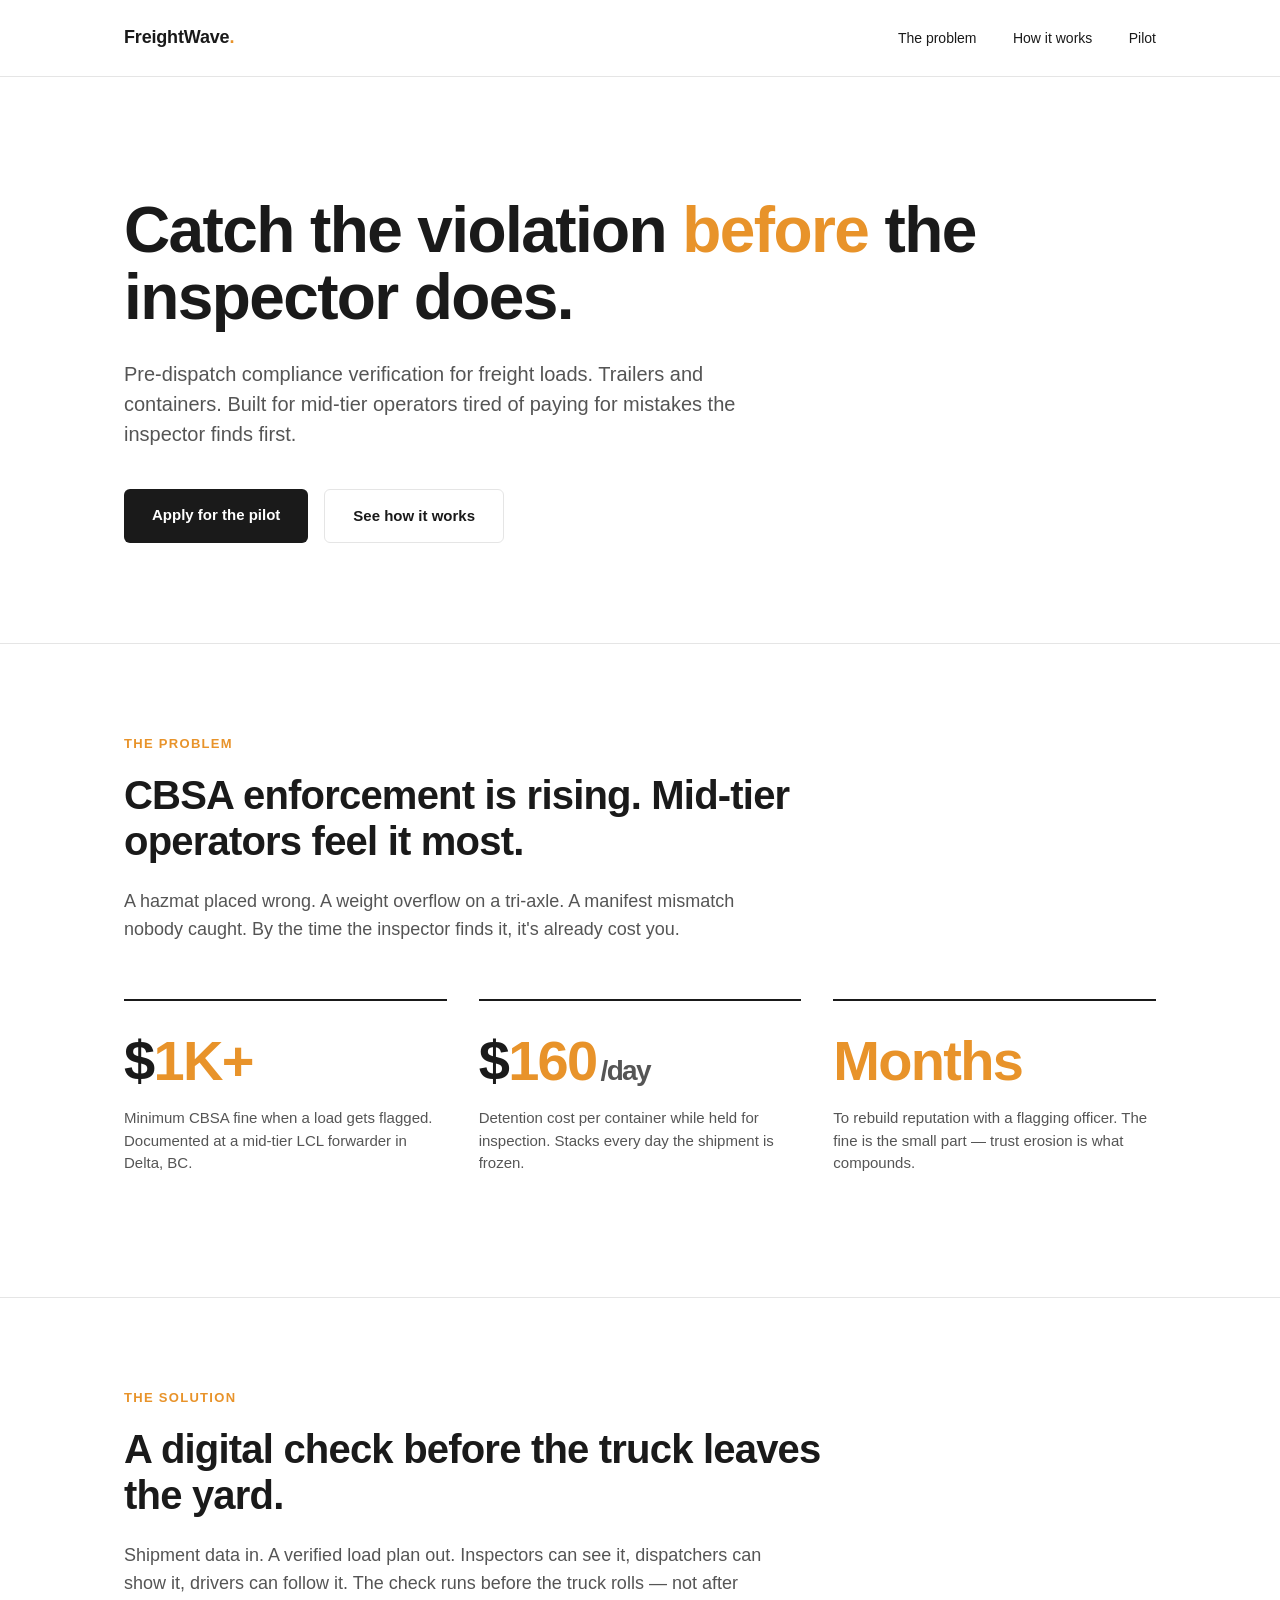
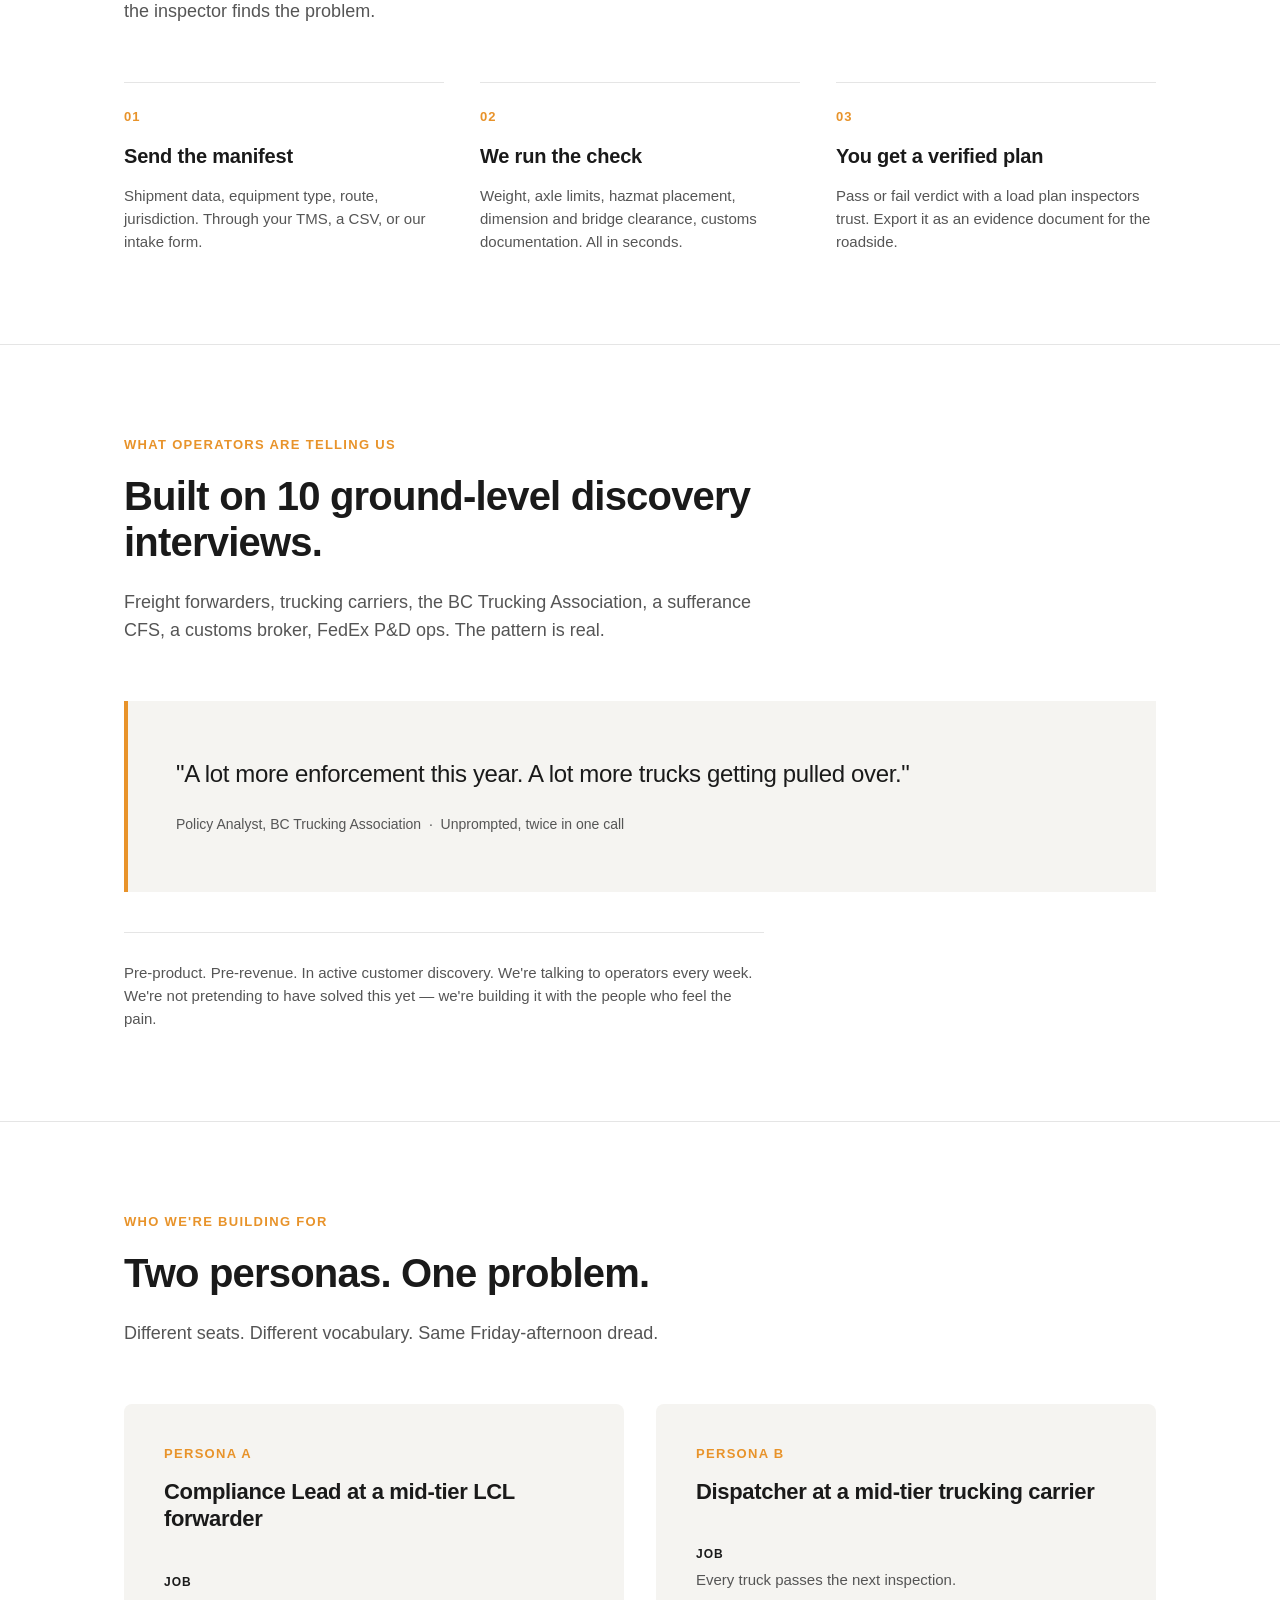
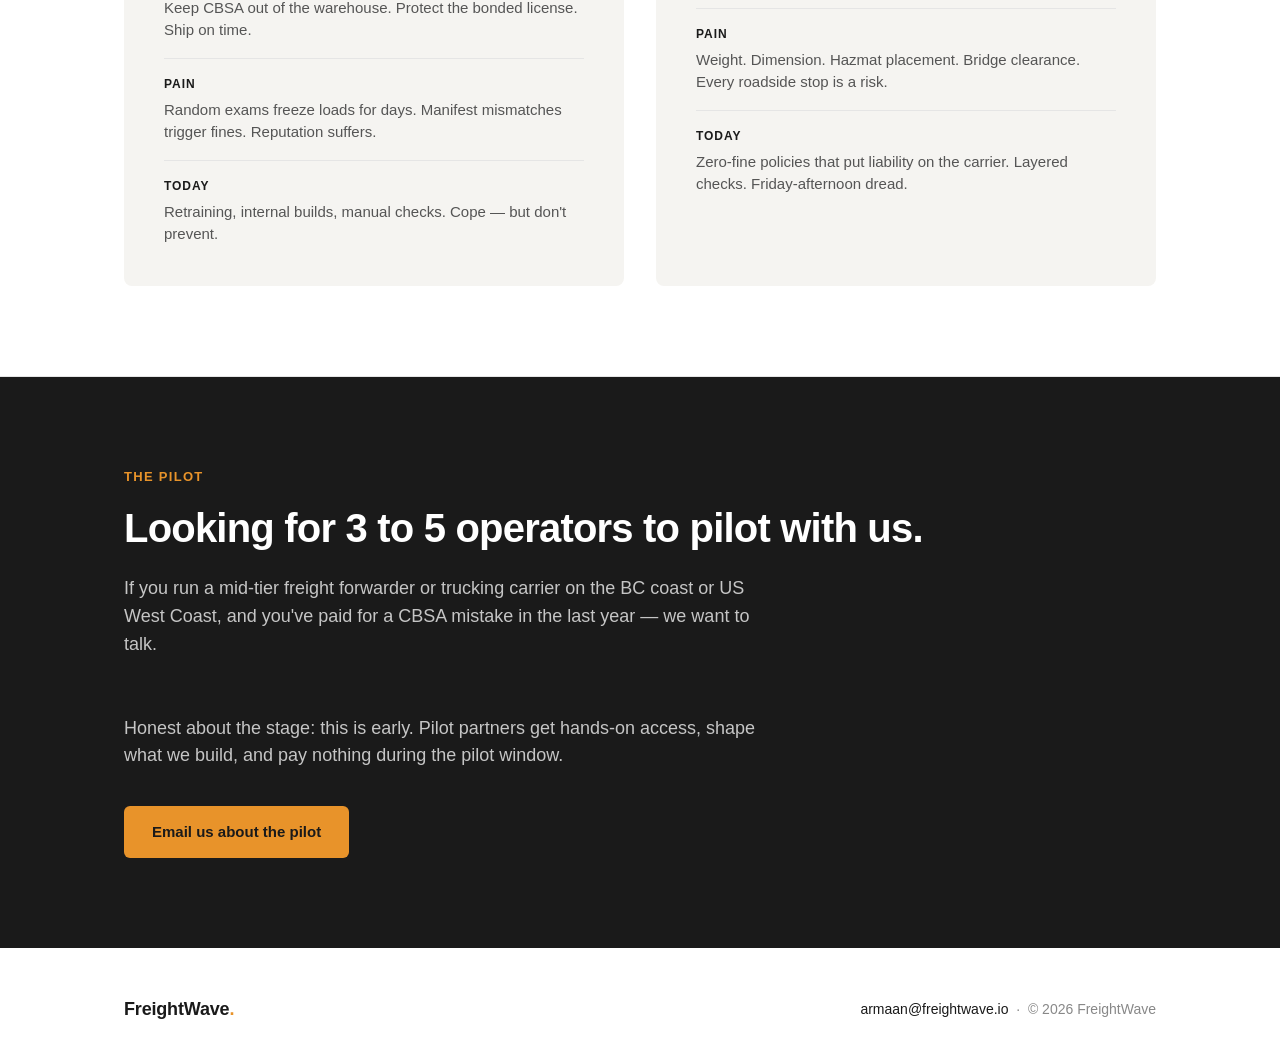
<file: index.html>
<!DOCTYPE html>
<html lang="en">
<head>
  <meta charset="UTF-8">
  <meta name="viewport" content="width=device-width, initial-scale=1.0">
  <meta name="description" content="FreightWave catches CBSA compliance violations before the inspector does. Pre-dispatch verification for freight loads, trailers, and containers.">
  <title>FreightWave — Catch the violation before the inspector does</title>
  <style>
    *, *::before, *::after { box-sizing: border-box; margin: 0; padding: 0; }

    :root {
      --charcoal: #1a1a1a;
      --charcoal-soft: #2a2a2a;
      --amber: #e8932a;
      --amber-hover: #f5a444;
      --gray-1: #555555;
      --gray-2: #888888;
      --gray-3: #e5e5e5;
      --gray-4: #f5f4f1;
      --bg: #ffffff;
    }

    html { scroll-behavior: smooth; }

    body {
      font-family: -apple-system, BlinkMacSystemFont, "Segoe UI", "Helvetica Neue", Helvetica, Arial, sans-serif;
      font-size: 16px;
      line-height: 1.55;
      color: var(--charcoal);
      background: var(--bg);
      -webkit-font-smoothing: antialiased;
      -moz-osx-font-smoothing: grayscale;
    }

    .container { max-width: 1080px; margin: 0 auto; padding: 0 24px; }

    /* Header */
    header {
      padding: 24px 0;
      border-bottom: 1px solid var(--gray-3);
      position: sticky;
      top: 0;
      background: rgba(255,255,255,0.95);
      backdrop-filter: blur(8px);
      z-index: 10;
    }
    header .container { display: flex; justify-content: space-between; align-items: center; }
    .brand {
      font-weight: 700;
      font-size: 18px;
      letter-spacing: -0.01em;
      color: var(--charcoal);
      text-decoration: none;
    }
    .brand-dot { color: var(--amber); }
    nav a {
      color: var(--charcoal);
      text-decoration: none;
      font-size: 14px;
      font-weight: 500;
      margin-left: 32px;
    }
    nav a:hover { color: var(--amber); }

    /* Hero */
    .hero { padding: 120px 0 100px; border-bottom: 1px solid var(--gray-3); }
    .hero h1 {
      font-size: clamp(36px, 6vw, 64px);
      font-weight: 800;
      line-height: 1.05;
      letter-spacing: -0.025em;
      margin-bottom: 28px;
      max-width: 920px;
    }
    .hero h1 .accent { color: var(--amber); }
    .hero p.subtitle {
      font-size: 20px;
      color: var(--gray-1);
      max-width: 640px;
      margin-bottom: 40px;
      line-height: 1.5;
    }

    .cta-row { display: flex; gap: 16px; flex-wrap: wrap; }
    .btn {
      display: inline-block;
      padding: 14px 28px;
      font-size: 15px;
      font-weight: 600;
      text-decoration: none;
      border-radius: 6px;
      transition: all 0.15s ease;
      cursor: pointer;
      border: none;
    }
    .btn-primary { background: var(--charcoal); color: white; }
    .btn-primary:hover { background: #000; }
    .btn-secondary { background: transparent; color: var(--charcoal); border: 1px solid var(--gray-3); }
    .btn-secondary:hover { border-color: var(--charcoal); }

    /* Sections */
    section { padding: 90px 0; border-bottom: 1px solid var(--gray-3); }
    .section-label {
      font-size: 13px;
      font-weight: 700;
      text-transform: uppercase;
      letter-spacing: 0.1em;
      color: var(--amber);
      margin-bottom: 18px;
    }
    .section-title {
      font-size: clamp(28px, 4vw, 40px);
      font-weight: 800;
      line-height: 1.15;
      letter-spacing: -0.02em;
      margin-bottom: 24px;
      max-width: 720px;
    }
    .section-intro {
      font-size: 18px;
      color: var(--gray-1);
      max-width: 640px;
      margin-bottom: 56px;
      line-height: 1.55;
    }

    /* Problem stats */
    .stat-grid {
      display: grid;
      grid-template-columns: repeat(auto-fit, minmax(280px, 1fr));
      gap: 32px;
    }
    .stat { padding: 32px 0; border-top: 2px solid var(--charcoal); }
    .stat .num {
      font-size: 56px;
      font-weight: 800;
      letter-spacing: -0.03em;
      color: var(--charcoal);
      line-height: 1;
      margin-bottom: 18px;
    }
    .stat .num .accent { color: var(--amber); }
    .stat .num .unit { font-size: 0.5em; color: var(--gray-1); font-weight: 600; margin-left: 4px; }
    .stat .label { font-size: 15px; color: var(--gray-1); line-height: 1.5; }

    /* Solution steps */
    .steps {
      display: grid;
      grid-template-columns: repeat(auto-fit, minmax(280px, 1fr));
      gap: 36px;
    }
    .step { padding-top: 24px; border-top: 1px solid var(--gray-3); }
    .step-num {
      font-size: 13px;
      font-weight: 700;
      color: var(--amber);
      letter-spacing: 0.08em;
      margin-bottom: 14px;
    }
    .step h3 {
      font-size: 20px;
      font-weight: 700;
      margin-bottom: 12px;
      letter-spacing: -0.01em;
    }
    .step p { color: var(--gray-1); font-size: 15px; line-height: 1.55; }

    /* Quote */
    .quote-card {
      background: var(--gray-4);
      padding: 56px 48px;
      border-left: 4px solid var(--amber);
      margin: 40px 0 0;
    }
    .quote-card blockquote {
      font-size: 24px;
      font-weight: 500;
      line-height: 1.4;
      letter-spacing: -0.015em;
      color: var(--charcoal);
      margin-bottom: 24px;
    }
    .quote-attr { font-size: 14px; color: var(--gray-1); font-weight: 500; }

    .stage-note {
      margin-top: 40px;
      padding-top: 28px;
      border-top: 1px solid var(--gray-3);
      color: var(--gray-1);
      font-size: 15px;
      max-width: 640px;
    }

    /* Personas */
    .personas {
      display: grid;
      grid-template-columns: repeat(auto-fit, minmax(320px, 1fr));
      gap: 32px;
    }
    .persona { padding: 40px; background: var(--gray-4); border-radius: 8px; }
    .persona-name {
      font-size: 13px;
      font-weight: 700;
      text-transform: uppercase;
      letter-spacing: 0.1em;
      color: var(--amber);
      margin-bottom: 14px;
    }
    .persona h3 {
      font-size: 22px;
      font-weight: 700;
      margin-bottom: 24px;
      letter-spacing: -0.015em;
      line-height: 1.25;
    }
    .persona-list { list-style: none; }
    .persona-list li {
      padding: 16px 0;
      border-bottom: 1px solid var(--gray-3);
      font-size: 15px;
      color: var(--gray-1);
      line-height: 1.5;
    }
    .persona-list li:last-child { border-bottom: none; padding-bottom: 0; }
    .persona-list li strong {
      color: var(--charcoal);
      font-weight: 700;
      display: block;
      margin-bottom: 6px;
      font-size: 12px;
      text-transform: uppercase;
      letter-spacing: 0.08em;
    }

    /* Pilot */
    .pilot { background: var(--charcoal); color: white; border-bottom: none; }
    .pilot .section-title { color: white; max-width: 800px; }
    .pilot .section-intro { color: #c5c5c5; }
    .pilot .section-label { color: var(--amber); }
    .pilot .btn-primary { background: var(--amber); color: var(--charcoal); }
    .pilot .btn-primary:hover { background: var(--amber-hover); }

    /* Footer */
    footer { padding: 48px 0 36px; }
    footer .container {
      display: flex;
      justify-content: space-between;
      align-items: center;
      flex-wrap: wrap;
      gap: 16px;
    }
    .footer-meta { color: var(--gray-2); font-size: 14px; }
    footer a { color: var(--charcoal); text-decoration: none; font-size: 14px; font-weight: 500; }
    footer a:hover { color: var(--amber); }

    /* Responsive */
    @media (max-width: 700px) {
      .hero { padding: 72px 0 56px; }
      section { padding: 64px 0; }
      .quote-card { padding: 36px 28px; }
      .quote-card blockquote { font-size: 20px; }
      .persona { padding: 32px 28px; }
      nav a { margin-left: 18px; font-size: 13px; }
      .stat .num { font-size: 48px; }
    }
  </style>
</head>
<body>
  <header>
    <div class="container">
      <a href="/" class="brand">FreightWave<span class="brand-dot">.</span></a>
      <nav>
        <a href="#problem">The problem</a>
        <a href="#solution">How it works</a>
        <a href="#pilot">Pilot</a>
      </nav>
    </div>
  </header>

  <section class="hero">
    <div class="container">
      <h1>Catch the violation <span class="accent">before</span> the inspector does.</h1>
      <p class="subtitle">Pre-dispatch compliance verification for freight loads. Trailers and containers. Built for mid-tier operators tired of paying for mistakes the inspector finds first.</p>
      <div class="cta-row">
        <a href="#pilot" class="btn btn-primary">Apply for the pilot</a>
        <a href="#solution" class="btn btn-secondary">See how it works</a>
      </div>
    </div>
  </section>

  <section id="problem">
    <div class="container">
      <div class="section-label">The problem</div>
      <h2 class="section-title">CBSA enforcement is rising. Mid-tier operators feel it most.</h2>
      <p class="section-intro">A hazmat placed wrong. A weight overflow on a tri-axle. A manifest mismatch nobody caught. By the time the inspector finds it, it's already cost you.</p>

      <div class="stat-grid">
        <div class="stat">
          <div class="num">$<span class="accent">1K+</span></div>
          <div class="label">Minimum CBSA fine when a load gets flagged. Documented at a mid-tier LCL forwarder in Delta, BC.</div>
        </div>
        <div class="stat">
          <div class="num">$<span class="accent">160</span><span class="unit">/day</span></div>
          <div class="label">Detention cost per container while held for inspection. Stacks every day the shipment is frozen.</div>
        </div>
        <div class="stat">
          <div class="num"><span class="accent">Months</span></div>
          <div class="label">To rebuild reputation with a flagging officer. The fine is the small part — trust erosion is what compounds.</div>
        </div>
      </div>
    </div>
  </section>

  <section id="solution">
    <div class="container">
      <div class="section-label">The solution</div>
      <h2 class="section-title">A digital check before the truck leaves the yard.</h2>
      <p class="section-intro">Shipment data in. A verified load plan out. Inspectors can see it, dispatchers can show it, drivers can follow it. The check runs before the truck rolls — not after the inspector finds the problem.</p>

      <div class="steps">
        <div class="step">
          <div class="step-num">01</div>
          <h3>Send the manifest</h3>
          <p>Shipment data, equipment type, route, jurisdiction. Through your TMS, a CSV, or our intake form.</p>
        </div>
        <div class="step">
          <div class="step-num">02</div>
          <h3>We run the check</h3>
          <p>Weight, axle limits, hazmat placement, dimension and bridge clearance, customs documentation. All in seconds.</p>
        </div>
        <div class="step">
          <div class="step-num">03</div>
          <h3>You get a verified plan</h3>
          <p>Pass or fail verdict with a load plan inspectors trust. Export it as an evidence document for the roadside.</p>
        </div>
      </div>
    </div>
  </section>

  <section id="validation">
    <div class="container">
      <div class="section-label">What operators are telling us</div>
      <h2 class="section-title">Built on 10 ground-level discovery interviews.</h2>
      <p class="section-intro">Freight forwarders, trucking carriers, the BC Trucking Association, a sufferance CFS, a customs broker, FedEx P&amp;D ops. The pattern is real.</p>

      <div class="quote-card">
        <blockquote>"A lot more enforcement this year. A lot more trucks getting pulled over."</blockquote>
        <div class="quote-attr">Policy Analyst, BC Trucking Association &nbsp;·&nbsp; Unprompted, twice in one call</div>
      </div>

      <p class="stage-note">Pre-product. Pre-revenue. In active customer discovery. We're talking to operators every week. We're not pretending to have solved this yet — we're building it with the people who feel the pain.</p>
    </div>
  </section>

  <section id="personas">
    <div class="container">
      <div class="section-label">Who we're building for</div>
      <h2 class="section-title">Two personas. One problem.</h2>
      <p class="section-intro">Different seats. Different vocabulary. Same Friday-afternoon dread.</p>

      <div class="personas">
        <div class="persona">
          <div class="persona-name">Persona A</div>
          <h3>Compliance Lead at a mid-tier LCL forwarder</h3>
          <ul class="persona-list">
            <li><strong>Job</strong>Keep CBSA out of the warehouse. Protect the bonded license. Ship on time.</li>
            <li><strong>Pain</strong>Random exams freeze loads for days. Manifest mismatches trigger fines. Reputation suffers.</li>
            <li><strong>Today</strong>Retraining, internal builds, manual checks. Cope &mdash; but don't prevent.</li>
          </ul>
        </div>
        <div class="persona">
          <div class="persona-name">Persona B</div>
          <h3>Dispatcher at a mid-tier trucking carrier</h3>
          <ul class="persona-list">
            <li><strong>Job</strong>Every truck passes the next inspection.</li>
            <li><strong>Pain</strong>Weight. Dimension. Hazmat placement. Bridge clearance. Every roadside stop is a risk.</li>
            <li><strong>Today</strong>Zero-fine policies that put liability on the carrier. Layered checks. Friday-afternoon dread.</li>
          </ul>
        </div>
      </div>
    </div>
  </section>

  <section id="pilot" class="pilot">
    <div class="container">
      <div class="section-label">The pilot</div>
      <h2 class="section-title">Looking for 3 to 5 operators to pilot with us.</h2>
      <p class="section-intro">If you run a mid-tier freight forwarder or trucking carrier on the BC coast or US West Coast, and you've paid for a CBSA mistake in the last year &mdash; we want to talk.</p>
      <p class="section-intro" style="margin-bottom: 36px;">Honest about the stage: this is early. Pilot partners get hands-on access, shape what we build, and pay nothing during the pilot window.</p>
      <a href="mailto:armaan@freightwave.io?subject=FreightWave%20pilot%20interest" class="btn btn-primary">Email us about the pilot</a>
    </div>
  </section>

  <footer>
    <div class="container">
      <a href="/" class="brand">FreightWave<span class="brand-dot">.</span></a>
      <div class="footer-meta">
        <a href="mailto:armaan@freightwave.io">armaan@freightwave.io</a>
        &nbsp;·&nbsp; &copy; 2026 FreightWave
      </div>
    </div>
  </footer>
</body>
</html>
</file>
